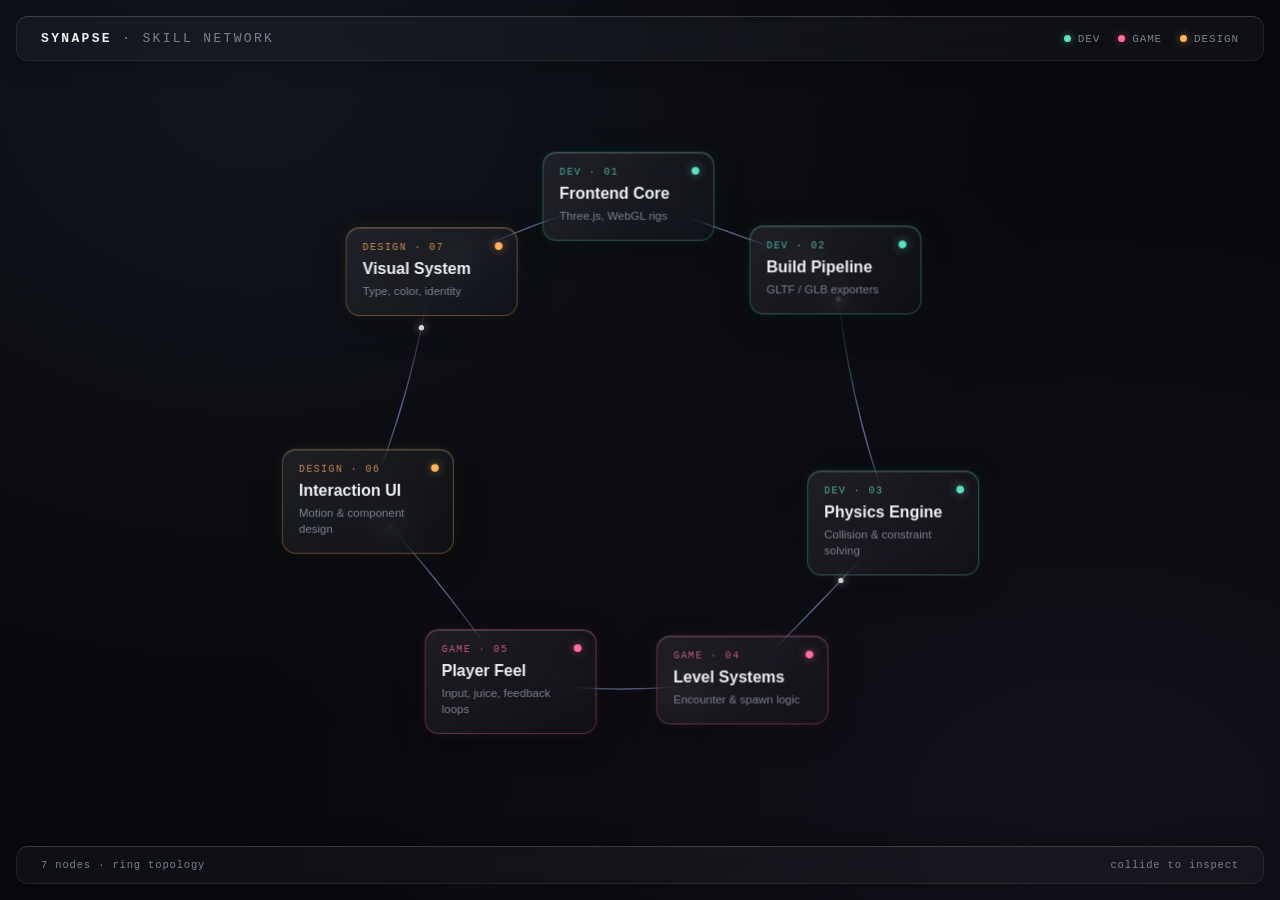
<file: neuron-cards (1).html>
<!DOCTYPE html>
<html lang="en">
<head>
<meta charset="UTF-8">
<meta name="viewport" content="width=device-width, initial-scale=1.0">
<title>Synapse — bouncing skill network</title>
<style>
  :root{
    --bg:#08090d;
    --bg-soft:#0e1016;
    --line:#1b1f29;
    --dev:#5ee0c0;
    --dev-glow:rgba(94,224,192,0.55);
    --game:#ff6f9c;
    --game-glow:rgba(255,111,156,0.55);
    --design:#ffb35e;
    --design-glow:rgba(255,179,94,0.55);
    --ink:#eef0f3;
    --ink-dim:#7b8190;
    --mono: 'JetBrains Mono', 'Courier New', monospace;
  }
  *{box-sizing:border-box;}
  html,body{
    margin:0; padding:0; height:100%;
    background:
      radial-gradient(ellipse at 20% 10%, #11141c 0%, transparent 55%),
      radial-gradient(ellipse at 85% 90%, #131019 0%, transparent 55%),
      var(--bg);
    color:var(--ink);
    font-family:-apple-system,BlinkMacSystemFont,'Segoe UI',sans-serif;
    overflow:hidden;
  }
  .topbar{
    position:fixed; top:16px; left:16px; right:16px;
    display:flex; align-items:center; justify-content:space-between;
    padding:14px 24px;
    z-index:20;
    background: rgba(255, 255, 255, 0.03);
    backdrop-filter: blur(12px);
    -webkit-backdrop-filter: blur(12px);
    border: 1px solid rgba(255, 255, 255, 0.08);
    border-top: 1px solid rgba(255, 255, 255, 0.18);
    border-radius: 12px;
    box-shadow: 0 4px 24px rgba(0, 0, 0, 0.2);
  }
  .brand{
    font-family:var(--mono);
    font-size:13px;
    letter-spacing:0.18em;
    text-transform:uppercase;
    color:var(--ink-dim);
  }
  .brand b{color:var(--ink); font-weight:600;}
  .legend{
    display:flex; gap:18px;
    font-family:var(--mono);
    font-size:11px;
    letter-spacing:0.08em;
    text-transform:uppercase;
    color:var(--ink-dim);
  }
  .legend span{display:flex; align-items:center; gap:7px;}
  .dot{width:7px; height:7px; border-radius:50%;}
  .dot.dev{background:var(--dev); box-shadow:0 0 8px var(--dev-glow);}
  .dot.game{background:var(--game); box-shadow:0 0 8px var(--game-glow);}
  .dot.design{background:var(--design); box-shadow:0 0 8px var(--design-glow);}

  #frame{
    position:fixed;
    inset:0;
  }
  #lines{position:absolute; inset:0; pointer-events:none;}
  .card{
    position:absolute;
    width:172px;
    border-radius:14px;
    background:linear-gradient(135deg, rgba(255, 255, 255, 0.08), rgba(255, 255, 255, 0.02));
    border:1px solid rgba(255, 255, 255, 0.12);
    border-top: 1px solid rgba(255, 255, 255, 0.25);
    backdrop-filter: blur(15px);
    -webkit-backdrop-filter: blur(15px);
    padding:14px 16px 16px;
    cursor:default;
    user-select:none;
    will-change:transform;
    box-shadow: 0 8px 32px rgba(0, 0, 0, 0.25), inset 0 1px 0 rgba(255, 255, 255, 0.15);
    transition: all 0.3s cubic-bezier(0.25, 1, 0.5, 1);
  }
  .card .eyebrow{
    font-family:var(--mono);
    font-size:10px;
    letter-spacing:0.14em;
    text-transform:uppercase;
    opacity:0.75;
    margin-bottom:6px;
    display:flex; align-items:center; gap:6px;
  }
  .card .name{
    font-size:16px;
    font-weight:600;
    line-height:1.25;
    color:var(--ink);
    margin-bottom:4px;
  }
  .card .role{
    font-size:11.5px;
    color:var(--ink-dim);
    line-height:1.4;
  }
  .card .pulse{
    position:absolute;
    top:14px; right:14px;
    width:8px; height:8px;
    border-radius:50%;
  }
  .card.dev{ border-color: rgba(94, 224, 192, 0.3); box-shadow: 0 8px 32px rgba(0, 0, 0, 0.25), 0 0 15px rgba(94, 224, 192, 0.08), inset 0 1px 0 rgba(255, 255, 255, 0.15); }
  .card.dev .pulse{background:var(--dev); box-shadow:0 0 10px var(--dev-glow);}
  .card.dev .eyebrow{color:var(--dev);}
  .card.game{ border-color: rgba(255, 111, 156, 0.3); box-shadow: 0 8px 32px rgba(0, 0, 0, 0.25), 0 0 15px rgba(255, 111, 156, 0.08), inset 0 1px 0 rgba(255, 255, 255, 0.15); }
  .card.game .pulse{background:var(--game); box-shadow:0 0 10px var(--game-glow);}
  .card.game .eyebrow{color:var(--game);}
  .card.design{ border-color: rgba(255, 179, 94, 0.3); box-shadow: 0 8px 32px rgba(0, 0, 0, 0.25), 0 0 15px rgba(255, 179, 94, 0.08), inset 0 1px 0 rgba(255, 255, 255, 0.15); }
  .card.design .pulse{background:var(--design); box-shadow:0 0 10px var(--design-glow);}
  .card.design .eyebrow{color:var(--design);}

  .card.active{
    z-index:10;
    border-color:rgba(255,255,255,0.45) !important;
    backdrop-filter: blur(20px);
    -webkit-backdrop-filter: blur(20px);
    box-shadow: 0 15px 35px rgba(0, 0, 0, 0.35), inset 0 1px 0 rgba(255, 255, 255, 0.25);
    transform: scale(1.03);
  }

  .pulse{
    animation:breathe 2.4s ease-in-out infinite;
  }
  @keyframes breathe{
    0%,100%{opacity:.55; transform:scale(1);}
    50%{opacity:1; transform:scale(1.35);}
  }

  footer{
    position:fixed; bottom:16px; left:16px; right:16px;
    padding:12px 24px;
    font-family:var(--mono);
    font-size:10.5px;
    letter-spacing:0.08em;
    color:var(--ink-dim);
    display:flex; justify-content:space-between;
    z-index:20;
    background: rgba(255, 255, 255, 0.03);
    backdrop-filter: blur(12px);
    -webkit-backdrop-filter: blur(12px);
    border: 1px solid rgba(255, 255, 255, 0.08);
    border-top: 1px solid rgba(255, 255, 255, 0.18);
    border-radius: 12px;
    box-shadow: 0 -4px 24px rgba(0, 0, 0, 0.2);
  }
  @media (max-width: 640px){
    .legend{display:none;}
    .topbar { top: 8px; left: 8px; right: 8px; padding: 10px 16px; }
    .brand { font-size: 11px; }
    footer { bottom: 8px; left: 8px; right: 8px; padding: 10px 16px; }
    .card{width:138px; padding:10px 12px;}
    .card .name{font-size:12px; margin-bottom: 2px;}
    .card .role{font-size:9.5px;}
    .card .eyebrow{font-size:8.5px; margin-bottom: 4px;}
  }
</style>
</head>
<body>

<div class="topbar">
  <div class="brand"><b>SYNAPSE</b> · skill network</div>
  <div class="legend">
    <span><i class="dot dev"></i>Dev</span>
    <span><i class="dot game"></i>Game</span>
    <span><i class="dot design"></i>Design</span>
  </div>
</div>

<div id="frame">
  <svg id="lines"></svg>
</div>

<footer>
  <span>7 nodes · ring topology</span>
  <span>collide to inspect</span>
</footer>

<script>
(function(){
  const frame = document.getElementById('frame');
  const svg = document.getElementById('lines');

  // ---- node data ---------------------------------------------------
  // category sequence per spec: dev,dev,dev, game,game, design,design
  // ring connections: 1-2, 2-3, 3-4, 4-5, 5-6, 6-7, 7-1
  const nodeData = [
    { cat:'dev',    eyebrow:'Dev · 01',    name:'Frontend Core',   role:'Three.js, WebGL rigs' },
    { cat:'dev',    eyebrow:'Dev · 02',    name:'Build Pipeline',  role:'GLTF / GLB exporters' },
    { cat:'dev',    eyebrow:'Dev · 03',    name:'Physics Engine',  role:'Collision & constraint solving' },
    { cat:'game',   eyebrow:'Game · 04',   name:'Level Systems',   role:'Encounter & spawn logic' },
    { cat:'game',   eyebrow:'Game · 05',   name:'Player Feel',     role:'Input, juice, feedback loops' },
    { cat:'design', eyebrow:'Design · 06', name:'Interaction UI',  role:'Motion & component design' },
    { cat:'design', eyebrow:'Design · 07', name:'Visual System',   role:'Type, color, identity' },
  ];
  const ringEdges = [[0,1],[1,2],[2,3],[3,4],[4,5],[5,6],[6,0]];

  let W = frame.clientWidth, H = frame.clientHeight;
  svg.setAttribute('width', W);
  svg.setAttribute('height', H);

  const nodes = nodeData.map((d, i) => {
    const el = document.createElement('div');
    el.className = 'card ' + d.cat;
    el.innerHTML = `
      <div class="pulse"></div>
      <div class="eyebrow">${d.eyebrow}</div>
      <div class="name">${d.name}</div>
      <div class="role">${d.role}</div>
    `;
    frame.appendChild(el);

    return {
      el,
      cat: d.cat,
      w: 172, h: 92, // will be re-measured after layout
      x: 0, y: 0,
      vx: (Math.random() - 0.5) * 1.6,
      vy: (Math.random() - 0.5) * 1.6,
      r: 0,
      id: i
    };
  });

  function measure(){
    nodes.forEach(n => {
      n.w = n.el.offsetWidth;
      n.h = n.el.offsetHeight;
      n.r = Math.sqrt(n.w*n.w + n.h*n.h) / 2.15; // soft collision radius
    });
  }

  function layoutInitial(){
    // place in a rough circle so the ring is readable from frame 0
    const cx = W/2, cy = H/2;
    const R = Math.min(W, H) * 0.30;
    nodes.forEach((n, i) => {
      const a = (i / nodes.length) * Math.PI * 2 - Math.PI/2;
      n.x = cx + Math.cos(a) * R - n.w/2;
      n.y = cy + Math.sin(a) * R - n.h/2;
    });
  }

  function clampInit(){
    nodes.forEach(n => {
      n.x = Math.max(8, Math.min(W - n.w - 8, n.x));
      n.y = Math.max(8, Math.min(H - n.h - 8, n.y));
    });
  }

  measure();
  layoutInitial();
  clampInit();

  // ---- physics -------------------------------------------------------
  const SPEED_FLOOR = 0.35;

  function step(){
    // integrate
    nodes.forEach(n => {
      if (n.dragging) return; // pointer owns position while dragging

      n.x += n.vx;
      n.y += n.vy;

      if (n.x <= 6){ n.x = 6; n.vx = Math.abs(n.vx); }
      if (n.x + n.w >= W - 6){ n.x = W - 6 - n.w; n.vx = -Math.abs(n.vx); }
      if (n.y <= 6){ n.y = 6; n.vy = Math.abs(n.vy); }
      if (n.y + n.h >= H - 6){ n.y = H - 6 - n.h; n.vy = -Math.abs(n.vy); }
    });

    // pairwise collision (circle approx, then push along normal)
    for (let i = 0; i < nodes.length; i++){
      for (let j = i+1; j < nodes.length; j++){
        const a = nodes[i], b = nodes[j];
        const acx = a.x + a.w/2, acy = a.y + a.h/2;
        const bcx = b.x + b.w/2, bcy = b.y + b.h/2;
        let dx = bcx - acx, dy = bcy - acy;
        let dist = Math.sqrt(dx*dx + dy*dy) || 0.001;
        const minDist = (a.r + b.r);
        if (dist < minDist){
          const overlap = (minDist - dist) / 2;
          const nx = dx / dist, ny = dy / dist;

          if (a.dragging){
            // a is held in place; b gets pushed fully out
            b.x += (nx * overlap * 2); b.y += (ny * overlap * 2);
          } else if (b.dragging){
            a.x -= (nx * overlap * 2); a.y -= (ny * overlap * 2);
          } else {
            a.x -= nx * overlap; a.y -= ny * overlap;
            b.x += nx * overlap; b.y += ny * overlap;
          }

          // exchange velocity along normal (elastic-ish bounce)
          const avn = a.vx*nx + a.vy*ny;
          const bvn = b.vx*nx + b.vy*ny;
          const diff = bvn - avn;
          if (!a.dragging){ a.vx += diff * nx * 0.5; a.vy += diff * ny * 0.5; }
          if (!b.dragging){ b.vx -= diff * nx * 0.5; b.vy -= diff * ny * 0.5; }

          if (!a.dragging){
            a.vx += (Math.random()-0.5)*0.05;
            a.vy += (Math.random()-0.5)*0.05;
          }
        }
      }
    }

    // keep a gentle minimum speed so nothing stalls
    nodes.forEach(n => {
      if (n.dragging) return;
      const sp = Math.sqrt(n.vx*n.vx + n.vy*n.vy);
      if (sp < SPEED_FLOOR){
        const boost = SPEED_FLOOR / (sp || 0.001);
        n.vx *= boost; n.vy *= boost;
      }
      const MAX = 2.6;
      const sp2 = Math.sqrt(n.vx*n.vx + n.vy*n.vy);
      if (sp2 > MAX){ n.vx *= MAX/sp2; n.vy *= MAX/sp2; }
    });

    nodes.forEach(n => {
      n.el.style.transform = `translate3d(${n.x}px, ${n.y}px, 0)`;
    });

    drawLines();
    requestAnimationFrame(step);
  }

  // ---- connection lines (svg, drawn as soft curves) -------------------
  const NS = 'http://www.w3.org/2000/svg';
  const defs = document.createElementNS(NS, 'defs');
  svg.appendChild(defs);

  const grad = document.createElementNS(NS, 'linearGradient');
  grad.setAttribute('id', 'synapseGrad');
  grad.innerHTML = `
    <stop offset="0%" stop-color="#5ee0c0" stop-opacity="0.0"/>
    <stop offset="50%" stop-color="#9fb4ff" stop-opacity="0.55"/>
    <stop offset="100%" stop-color="#ff6f9c" stop-opacity="0.0"/>
  `;
  defs.appendChild(grad);

  const edgePaths = ringEdges.map(() => {
    const p = document.createElementNS(NS, 'path');
    p.setAttribute('stroke', 'url(#synapseGrad)');
    p.setAttribute('stroke-width', '1.4');
    p.setAttribute('fill', 'none');
    p.setAttribute('stroke-linecap', 'round');
    svg.appendChild(p);
    return p;
  });

  // traveling pulse dots along each edge
  const pulses = ringEdges.map(() => {
    const c = document.createElementNS(NS, 'circle');
    c.setAttribute('r', '2.6');
    c.setAttribute('fill', '#eef0f3');
    c.style.filter = 'drop-shadow(0 0 4px rgba(255,255,255,0.8))';
    svg.appendChild(c);
    return { el: c, t: Math.random() };
  });

  function drawLines(){
    ringEdges.forEach((edge, idx) => {
      const a = nodes[edge[0]], b = nodes[edge[1]];
      const ax = a.x + a.w/2, ay = a.y + a.h/2;
      const bx = b.x + b.w/2, by = b.y + b.h/2;
      const mx = (ax+bx)/2, my = (ay+by)/2;
      // slight curve perpendicular to the line, stable-ish via id hash
      const dx = bx-ax, dy = by-ay;
      const len = Math.sqrt(dx*dx+dy*dy) || 1;
      const nx = -dy/len, ny = dx/len;
      const bend = 18 * Math.sin(idx*1.7);
      const cx = mx + nx*bend, cy = my + ny*bend;

      edgePaths[idx].setAttribute('d', `M ${ax} ${ay} Q ${cx} ${cy} ${bx} ${by}`);

      const p = pulses[idx];
      p.t += 0.0035 + idx*0.0002;
      if (p.t > 1) p.t -= 1;
      const t = p.t;
      const qx = (1-t)*(1-t)*ax + 2*(1-t)*t*cx + t*t*bx;
      const qy = (1-t)*(1-t)*ay + 2*(1-t)*t*cy + t*t*by;
      p.el.setAttribute('cx', qx);
      p.el.setAttribute('cy', qy);
    });
  }

  // ---- interaction: drag a card around, throw it on release -----------
  nodes.forEach(n => {
    n.el.style.cursor = 'grab';
    let dragging = false;
    let startPX = 0, startPY = 0, startX = 0, startY = 0;
    let lastPX = 0, lastPY = 0, lastT = 0;
    let vEstX = 0, vEstY = 0;

    n.el.addEventListener('pointerdown', (e) => {
      nodes.forEach(m => m.el.classList.remove('active'));
      n.el.classList.add('active');

      dragging = true;
      n.dragging = true;
      n.el.style.cursor = 'grabbing';
      n.el.setPointerCapture(e.pointerId);

      startPX = e.clientX; startPY = e.clientY;
      startX = n.x; startY = n.y;
      lastPX = e.clientX; lastPY = e.clientY;
      lastT = performance.now();
      vEstX = 0; vEstY = 0;
      n.vx = 0; n.vy = 0;
    });

    n.el.addEventListener('pointermove', (e) => {
      if (!dragging) return;
      const now = performance.now();
      const dt = Math.max(now - lastT, 1);

      n.x = Math.max(6, Math.min(W - n.w - 6, startX + (e.clientX - startPX)));
      n.y = Math.max(6, Math.min(H - n.h - 6, startY + (e.clientY - startPY)));

      // velocity estimate from recent pointer motion, scaled to per-frame units
      vEstX = (e.clientX - lastPX) / dt * 16;
      vEstY = (e.clientY - lastPY) / dt * 16;

      lastPX = e.clientX; lastPY = e.clientY; lastT = now;
    });

    function release(e){
      if (!dragging) return;
      dragging = false;
      n.dragging = false;
      n.el.style.cursor = 'grab';
      try { n.el.releasePointerCapture(e.pointerId); } catch(err){}

      // throw: hand off the drag velocity, clamp to keep it sane
      const MAXV = 5.5;
      n.vx = Math.max(-MAXV, Math.min(MAXV, vEstX));
      n.vy = Math.max(-MAXV, Math.min(MAXV, vEstY));
    }
    n.el.addEventListener('pointerup', release);
    n.el.addEventListener('pointercancel', release);
  });

  // ---- resize handling -------------------------------------------------
  function onResize(){
    const newW = frame.clientWidth, newH = frame.clientHeight;
    nodes.forEach(n => {
      n.x = Math.max(6, Math.min(newW - n.w - 6, n.x * (newW/W)));
      n.y = Math.max(6, Math.min(newH - n.h - 6, n.y * (newH/H)));
    });
    W = newW; H = newH;
    svg.setAttribute('width', W);
    svg.setAttribute('height', H);
  }
  window.addEventListener('resize', onResize);

  requestAnimationFrame(step);
})();
</script>
</body>
</html>
</file>
